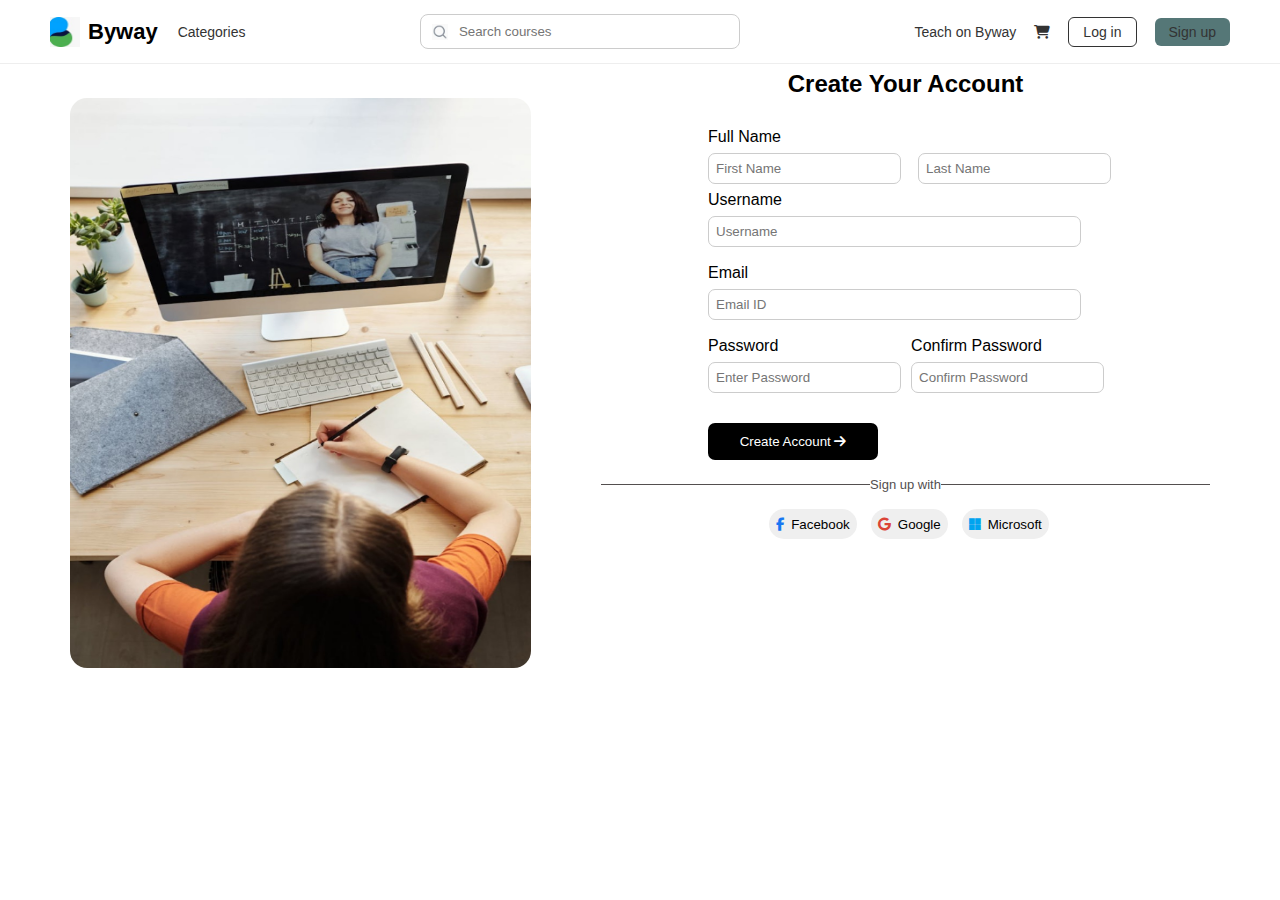
<file: GDG Graduation Project/login.html>
<!DOCTYPE html>
<html lang="en">
<head>
    <meta charset="UTF-8">
    <meta name="viewport" content="width=device-width, initial-scale=1.0">
    <title>Document</title>
    <link rel="stylesheet" href="./login.css">
    <link rel="stylesheet"href="https://cdnjs.cloudflare.com/ajax/libs/font-awesome/6.5.1/css/all.min.css">
</head>
<body>
    <header class="header">
    <div class="left">
        <div class="img">
            <img src="./Images/WhatsApp Image 2026-02-09 at 15.26.18.jpeg" alt="Byway">
            <span>Byway</span>
        </div>

        <a href="./categories.html" class="categories">
            <p>Categories</p>
        </a>
    </div>

    <div class="search">
        <img src="./Images/WhatsApp Image 2026-02-09 at 15.21.25.jpeg" alt="Search">
        <input type="text" placeholder="Search courses">
    </div>

    <div class="right">
        <a href="#">Teach on Byway</a>
        <a href="./shoppingcart.html">
            <i class="fa fa-shopping-cart" aria-hidden="true"></i>
        </a>
        <a href="./login.html" class="login">Log in</a>
        <a href="#" class="signup">Sign up</a>
    </div>
</header>


<section class="section1">
    <div class="block">
    <div class="study">
        <img src="./Images/WhatsApp Image 2026-02-09 at 19.28.12.jpeg" alt="Studing Picture">
    </div>
    <div class="all">
        <h2>Create Your Account</h2>
        <form class="center">
        <div class="form">
            <div class="inner">
                <label for="name">Full Name</label>
            </div>
            <div class="inner">
                <label for="name"></label>
                <input type="text" id="name1" placeholder="First Name">
                <input type="text" id="name" placeholder="Last Name">
            </div>


            <div>
            <label>Username</label><br>
            <input type="text" id="user" placeholder="Username">
            </div>


            <div>
            <label>Email</label><br>
            <input type="email" id="email" placeholder="Email ID">
            </div>


            <div class="row">
            <div>
                <label>Password</label>
                <input type="password"  id="outer" placeholder="Enter Password">
            </div>
            <div class="class">
                <label>Confirm Password</label>
                <input type="password" id="outer" placeholder="Confirm Password">
            </div>
            </div>

            <div>
                <a href="./index.html">
                    <button href="./index.html" type="button" class="button">Create Account <i class="fa fa-arrow-right"></i></button>
                </a>
            </div>
        </div>
        </form>
    <div class="signupwith">
        <span>Sign up with</span>
    </div>
    <div class="socialbuttons">
    <button class="facebook"><i class="fa-brands fa-facebook-f"></i>Facebook</button>
    <button class="google"><i class="fa-brands fa-google"></i>Google</button>    
    <button class="microsoft"><i class="fa-brands fa-microsoft"></i>Microsoft</button>
    </div>
    </div>
</section>
</body>
</html>
</file>
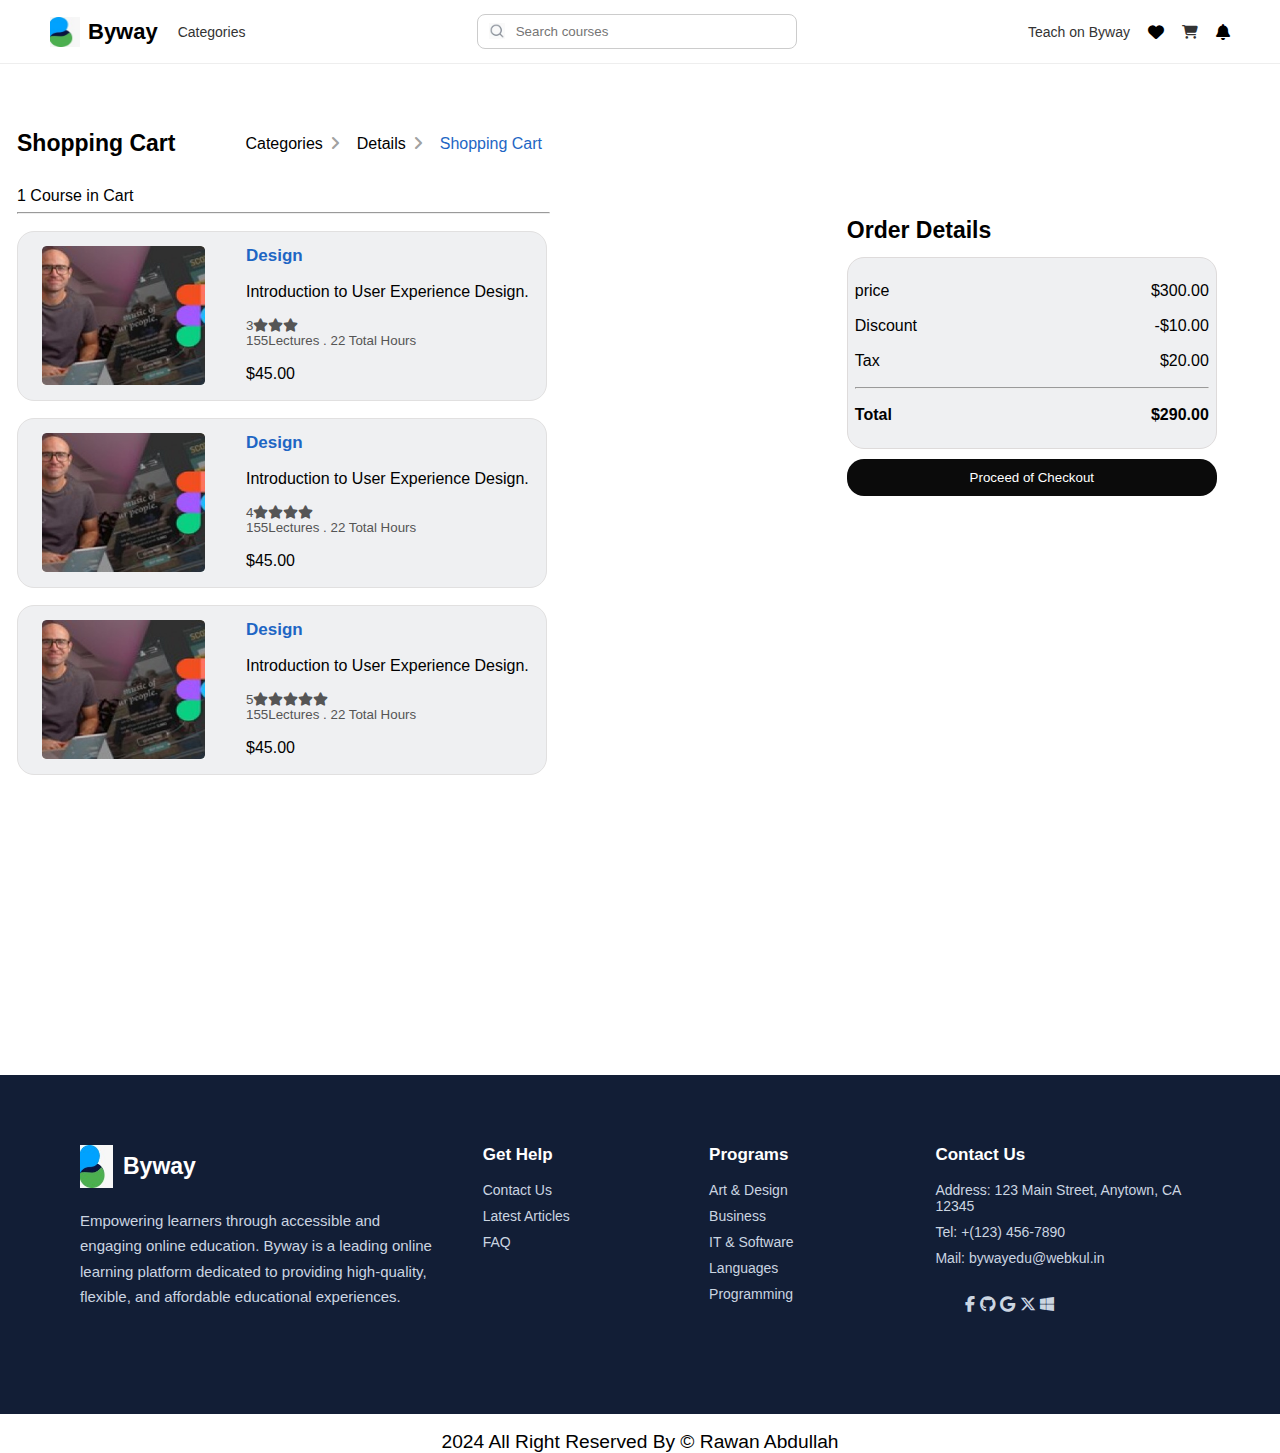
<file: GDG Graduation Project/shoppingcart.html>
<!DOCTYPE html>
<html lang="en">
<head>
    <meta charset="UTF-8">
    <meta name="viewport" content="width=device-width, initial-scale=1.0">
    <title>Document</title>
    <link rel="stylesheet" href="./shoppingcart.css">
    <link rel="stylesheet"href="https://cdnjs.cloudflare.com/ajax/libs/font-awesome/6.5.1/css/all.min.css">

</head>
<body>
    <header class="header">
    <div class="left">
        <div class="img">
            <img src="./Images/WhatsApp Image 2026-02-09 at 15.26.18.jpeg" alt="Byway">
            <span>Byway</span>
        </div>

        <a href="./categories.html" class="categories">
            <p>Categories</p>
        </a>
    </div>

    <div class="search">
        <img src="./Images/WhatsApp Image 2026-02-09 at 15.21.25.jpeg" alt="Search">
        <input type="text" placeholder="Search courses">
    </div>

    <div class="right">
        <a href="#">Teach on Byway</a>
        <i class="fa fa-heart" aria-hidden="true"></i>
        <a href="./shoppingcart.html"><i class="fa fa-shopping-cart" aria-hidden="true"></i></a>
        <i class="fa fa-bell" aria-hidden="true"></i>
    </div>
</header>


<section class="shopping">
    <div class="splice">
        <div>
            <h2>Shopping Cart</h2>
        </div>
        <div>
            <ul>
                <li class="dot">Categories<i class="fa fa-angle-right"></i></li>
                <li class="dot">Details<i class="fa fa-angle-right"></i></li>
                <li class="dot1">Shopping Cart</li>
            </ul>
        </div>
    </div>
</section>


<p class="hr">1 Course in Cart</p>
<hr class="hr">


<section class="shopping1">
     <div>
        <div class="photo">
                <div>
                    <img src="./Images/WhatsApp Image 2026-02-10 at 20.27.57.jpeg" alt="Person Picture">
                </div>
                <div class="two">
                    <h5>Design</h5>
                    <p>Introduction to User Experience Design.</p>
                    <p class="middle">3<i class="fa fa-star" aria-hidden="true"></i><i class="fa fa-star" aria-hidden="true"></i><i class="fa fa-star" aria-hidden="true"></i>
                        <br>155Lectures . 22 Total Hours</p>
                    <p>$45.00</p>
                </div>
        </div>
        <div class="photo">
                <div>
                    <img src="./Images/WhatsApp Image 2026-02-10 at 20.27.57.jpeg" alt="Person Picture">
                </div>
                <div class="two">
                    <h5>Design</h5>
                    <p>Introduction to User Experience Design.</p>
                    <p class="middle">4<i class="fa fa-star" aria-hidden="true"></i><i class="fa fa-star" aria-hidden="true"></i><i class="fa fa-star" aria-hidden="true"></i><i class="fa fa-star" aria-hidden="true"></i>
                        <br>155Lectures . 22 Total Hours</p>
                    <p>$45.00</p>
                </div>
        </div>
        <div class="photo">
                <div>
                    <img src="./Images/WhatsApp Image 2026-02-10 at 20.27.57.jpeg" alt="Person Picture">
                </div>
                <div class="two">
                    <h5>Design</h5>
                    <p>Introduction to User Experience Design.</p>
                    <p class="middle">5<i class="fa fa-star" aria-hidden="true"></i><i class="fa fa-star" aria-hidden="true"></i><i class="fa fa-star" aria-hidden="true"></i><i class="fa fa-star" aria-hidden="true"></i><i class="fa fa-star" aria-hidden="true"></i>
                        <br>155Lectures . 22 Total Hours</p>
                    <p>$45.00</p>
                </div>
        </div>
    </div>
    

    <div>
        <div class="right1">
            <div class="small">
                <h4>Order Details</h4>
            </div>
    
        <div class="price">
            <div>
                <span>price</span>
                <span>$300.00</span>
            </div>
            <div>
                <span>Discount</span>
                <span>-$10.00</span>
            </div>
            <div>
                <span>Tax</span>
                <span>$20.00</span>
            </div>
        <hr>
           <div class="sum">
               <span>Total</span>
               <span>$290.00</span>
           </div>
    </div>
    <a href="./checkout.html">
        <button class="button">Proceed of Checkout</button>
    </a>
 </div>
</section>


<section class="table">
    <div class="container">
        <div class="sub1">
            <div class="sub2">
                <img src="./Images/WhatsApp Image 2026-02-09 at 15.26.18.jpeg" alt="Byway">
                <span>Byway</span>
            </div>
            <p>
                Empowering learners through accessible and engaging online education.
                Byway is a leading online learning platform dedicated to providing
                high-quality, flexible, and affordable educational experiences.
            </p>
        </div>

        
        <div class="columns">
            <h4>Get Help</h4>
            <p>Contact Us</ح>
            <p>Latest Articles</p>
            <p>FAQ</p>
        </div>

      
        <div class="columns">
            <h4>Programs</h4>
            <p>Art & Design</p>
            <p>Business</p>
            <p>IT & Software<p>
            <p>Languages<p>
            <p>Programming</p>
        </div>

        
        <div class="columns">
            <h4>Contact Us</h4>
            <p>Address: 123 Main Street, Anytown, CA 12345</p>
            <p>Tel: +(123) 456-7890</p>
            <p>Mail: bywayedu@webkul.in</p>

            <div class="social">
                <i class="fa-brands fa-facebook-f"></i>
                <i class="fa-brands fa-github"></i>
                <i class="fa-brands fa-google"></i>
                <i class="fa-brands fa-x-twitter"></i>
                <i class="fa-brands fa-windows"></i>
            </div>
        </div>

    </div>
</section>


<footer class="footer">2024 All Right Reserved By &copy; Rawan Abdullah</footer>
</body>
</html>
</file>
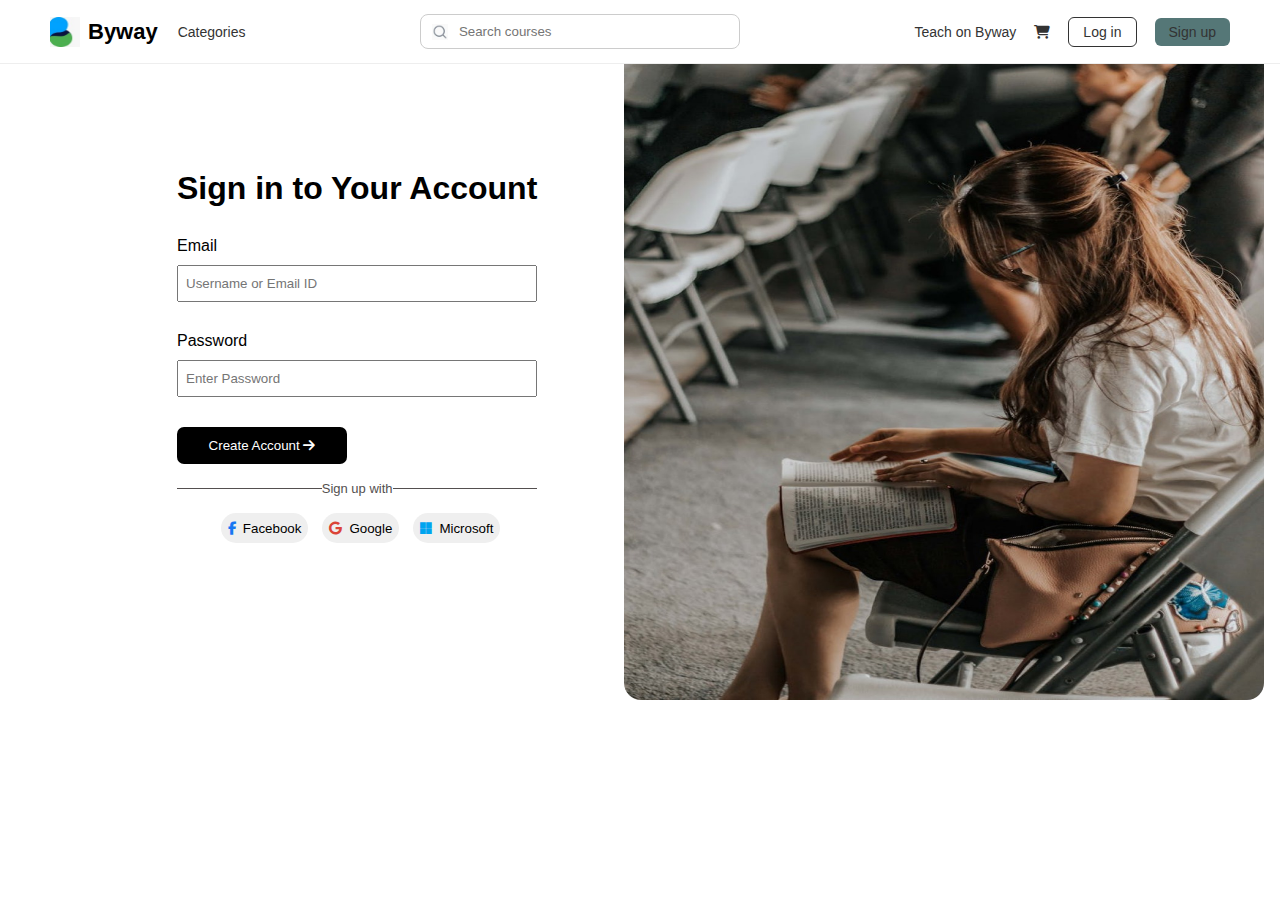
<file: GDG Graduation Project/signin.html>
<!DOCTYPE html>
<html lang="en">
<head>
    <meta charset="UTF-8">
    <meta name="viewport" content="width=device-width, initial-scale=1.0">
    <title>Document</title>
    <link rel="stylesheet" href="./signup.css">
    <link rel="stylesheet"href="https://cdnjs.cloudflare.com/ajax/libs/font-awesome/6.5.1/css/all.min.css">
</head>
<body>
    <header class="header">
    <div class="left">
        <div class="img">
            <img src="./Images/WhatsApp Image 2026-02-09 at 15.26.18.jpeg" alt="Byway">
            <span>Byway</span>
        </div>

        <a href="./categories.html" class="categories">
            <p>Categories</p>
        </a>
    </div>

    <div class="search">
        <img src="./Images/WhatsApp Image 2026-02-09 at 15.21.25.jpeg" alt="Search">
        <input type="text" placeholder="Search courses">
    </div>

    <div class="right">
        <a href="#">Teach on Byway</a>
        <a href="./shoppingcart.css"><i class="fa fa-shopping-cart" aria-hidden="true"></i></a>
        <a href="./login.html" class="login">Log in</a>
        <a href="#" class="signup">Sign up</a>
    </div>
</header>


<section>
    <div class="container">
        <div class="form">
            <div class="sign">
                <h1>Sign in to Your Account</h1>
            </div>
                <div class="input">
                    <label>Email</label><br>
                    <input type="email" id="email" placeholder="Username or Email ID">
                </div>
            <div class="input">
                    <label>Password</label><br>
                    <input type="text" id="password" placeholder="Enter Password">
            </div>
            <a href="./index.html">
                <div class="click">
                <button type="button" class="button" >Create Account <i class="fa fa-arrow-right"></i></button>
                </div>
            </a>
        <div class="style">
            <div class="signupwith">
            <span>Sign up with</span>
        </div>
        <div class="socialbuttons">
            <button class="facebook"><i class="fa-brands fa-facebook-f"></i>Facebook</button>
            <button class="google"><i class="fa-brands fa-google"></i>Google</button>    
            <button class="microsoft"><i class="fa-brands fa-microsoft"></i>Microsoft</button>
        </div>
        </div>
        </div>
        <div class="image">
            <img src="./Images/WhatsApp Image 2026-02-09 at 23.06.38.jpeg" alt="Reading Picture">
        </div>
    </div>
</section>
</body>
</html>
</file>
<file: GDG Graduation Project/login.css>
* 
{
    margin: 0;
    padding: 0;
    box-sizing: border-box;
    font-family: Arial, sans-serif;
}

/* Header */
.header 
{
    display: flex;
    align-items: center;
    justify-content: space-between;
    background-color: #fff;
    width: 100%;
    padding: 14px 50px;
    border-bottom: 1px solid #eee;
    position: fixed;
    top: 0;
}


/* Left side */
.left 
{
    display: flex;
    align-items: center;
    gap: 20px;
}


.img 
{
    display: flex;
    align-items: center;
    gap: 8px;
    font-size: 22px;
    font-weight: bold;
}

.img img 
{
    width: 30px;
    height: 30px;
}


/* Search */
.search 
{
    position: relative;
}

.search img 
{
    position: absolute;
    top: 50%;
    left: 12px;
    transform: translateY(-50%);
    width: 16px;
    opacity: 0.6;
}

.search input 
{
    width: 320px;
    padding: 9px 14px 9px 38px;
    border-radius: 8px;
    border: 1px solid #ccc;
}


/* Right side */
.right 
{
    display: flex;
    align-items: center;
    gap: 18px;
}

.right a , .categories
{
    text-decoration: none;
    color: #333;
    font-size: 14px;
}

.cart
{
    width: 20px;
    cursor: pointer;
}

.login
{
    padding: 6px 14px;
    border: 1px solid #333;
    border-radius: 6px;
}

.signup
{
    padding: 6px 14px;
    background-color: #577;
    color: #fff;
    border-radius: 6px;
}


.study
{
    width: 50%;
}


.study img
{
    width: 100%;
    border-radius: 17px;
    height: 570px;
}


.block
{
    display: flex;
    align-items: center;
    gap: 70px;
    padding: 70px;
}


 .row
 {
    display: flex;
 }


 .all
 {
    height: 70vh;
 }


 .all h2
{
    text-align: center;
    margin-bottom: 30px;
}


.form .inner
{
    display: flex;
    margin-bottom: 7px;
}


.form .inner input , #user
{
    border-radius: 7px;
    border: 1px solid #ccc;
    padding: 7px;
}


#name
{
    margin-left: 17px;
}


#user , #email
{
    border-radius: 7px;
    border: 1px solid #ccc;
    padding: 7px;
    width: 373px;
    margin-bottom: 17px;
    margin-top: 7px;
}


.center
{
    margin-left: 107px;
}


.space
{
    margin-bottom: 30px;
}


#outer
{
    border-radius: 7px;
    border: 1px solid #ccc;
    padding: 7px;
    margin-bottom: 30px;
    margin-top: 7px;
}


.class
{
    margin-right: 50px;
}


.button
{
    background-color: black;
    color: #fff;
    width: 170px;
    height: 37px;
    border: none;
    border-radius: 7px;
    cursor: pointer;
}


.signupwith
{
    color: #534f4f;
    margin: 17px 0;
    font-size: 13px;
    text-align: center;
    display: flex;
}


.signupwith::before , 
.signupwith::after
{
    content: "";
    flex: 1;
    height: 1px;
    margin-top: 7px;
    background-color: #534f4f;
}


.facebook , .google , .microsoft
{
    padding: 7px;
    border-radius: 17px;
    text-align: center;
    margin-left: 7px;
    border: none;
    height: 30px;
    cursor: pointer;
}


.facebook:hover
{
    transform: scale(1.1);
}


.google:hover
{
    transform: scale(1.1);
}


.microsoft:hover
{
    transform: scale(1.1);
}


.facebook i
{
    color: #1877f2;
    margin-right: 7px;
}


.google i
{
    color: #db4437; 
    margin-right: 7px;
}


.microsoft i
{ 
    color: #00a4ef;
    margin-right: 7px;
}


.socialbuttons
{
    display: flex;
    align-items: center;
    justify-content: center;
    gap: 7px;
}


@media (max-width: 576px) 
{

    .header 
    {
        flex-direction: column;
        align-items: flex-start;
        padding: 10px 15px;
    }

    .img img 
    {
        width: 25px;
        height: 25px;
    }

    .search input 
    {
        width: 100%;
    }

    .right 
    {
        flex-wrap: wrap;
        gap: 8px;
        margin-top: 10px;
    }

    .study 
    {
        width: 100%;
    }

    .block, .row 
    {
        flex-direction: column;
        gap: 20px;
        padding: 20px;
    }

    #user, #email, #name, #outer 
    {
        width: 100%;
        margin-left: 0;
    }

    .button 
    {
        width: 100%;
    }

    .facebook, .google, .microsoft 
    {
        width: 100%;
        margin-left: 0;
        margin-bottom: 5px;
    }

    .socialbuttons 
    {
        flex-direction: column;
        gap: 5px;
    }
}
</file>
<file: GDG Graduation Project/shoppingcart.css>
* 
{
    margin: 0;
    padding: 0;
    box-sizing: border-box;
    font-family: Arial, sans-serif;
}

/* Header */
.header 
{
    display: flex;
    align-items: center;
    justify-content: space-between;
    background-color: #fff;
    width: 100%;
    padding: 14px 50px;
    border-bottom: 1px solid #eee;
    position: fixed;
    top: 0;
}

/* Left side */
.left 
{
    display: flex;
    align-items: center;
    gap: 20px;
}

.img 
{
    display: flex;
    align-items: center;
    gap: 8px;
    font-size: 22px;
    font-weight: bold;
}

.img img 
{
    width: 30px;
    height: 30px;
}


/* Search */
.search 
{
    position: relative;
}

.search img 
{
    position: absolute;
    margin-top: 17px;
    left: 12px;
    transform: translateY(-50%);
    width: 16px;
    opacity: 0.6;
}

.search input 
{
    width: 320px;
    padding: 9px 14px 9px 38px;
    border-radius: 8px;
    border: 1px solid #ccc;
}

/* Right side */
.right 
{
    display: flex;
    align-items: center;
    gap: 18px;
}

.right a , .categories
{
    text-decoration: none;
    color: #333;
    font-size: 14px;
}

.cart
{
    width: 20px;
    cursor: pointer;
}


.shopping
{
    margin-top: 130px;
    display: flex;
    margin-bottom: 30px;
}


.shopping1
{
    display: flex;
}


.splice
{
    display: flex;
    margin-left: 17px;
}


.splice h2
{
    font-size: 23px;
}


.splice div ul
{
    display: flex;
    margin-left: 70px;
}


.splice div ul li
{
    list-style: none;
}


.splice div ul i
{
    margin-left: 7px;
    color: #a1a1a1;
}


.dot , .dot1
{
    margin-right: 17px;
    margin-top: 5px;
}


.dot1
{
    color: #1e66c4;
}


.right1
{
    margin-top: 3px;
    margin-left: 300px;
    width: 370px;
}


.right1 h4
{
    font-size: 23px;
    margin-bottom: 13px;
}


.book
{
    display: flex;
}


.photo
{
    display: flex;
    background-color: rgb(239, 240, 242);
    border-radius: 17px ;
    margin-top: 17px;
    height: 170px;
    border: 1px solid #e1e0e0;
    margin-left: 17px;
    padding: 7px 17px 0 17px;
}


.photo:hover
{
    transform: translateY(-7px);
    box-shadow: 0 7px 27px #9b9a9a;
}


.hr
{
    width: 533px;
    margin-left:  17px;
    margin-top: 7px;
}


.photo h5
{
    font-size: 17px;
    color: #1e66c4;
}


.photo img
{
    width: 177px;
    height: 153px;
    padding: 7px;
}


.two
{
    margin-left: 17px;
    height: 153px;
    border-radius: 17px;
    padding-left: 17px;
    padding-top: 7px;
}


.middle
{
    color: #555;
    font-size: smaller;
}


.two p
{
    margin-top: 17px;
}


.price
{
    background-color: rgb(239, 240, 242);
    border-radius: 17px;
    padding: 7px;
    margin:10px 0;
    border: 1px solid #dedbdb;
}


.price div
{
    display:flex;
    justify-content:space-between;
    margin: 17px 0;
}


.sum
{
    font-weight: bolder;
}


.button
{
    background-color: rgb(11, 11, 11);
    color: #fff;
    width: 100%;
    height: 37px;
    border: none;
    border-radius: 17px;
    cursor: pointer
}


.table
{
    background-color: #121e36;
    color: #cbd5e1;
    padding: 70px 80px;
    margin-top: 300px;
}


.container
{
    display: grid;
    grid-template-columns: 2fr 1fr 1fr 1.5fr;
    gap: 50px;
}


.sub1
{
    max-width: 420px;
}


.sub2
{
    display: flex;
    align-items: center;
    gap: 10px;
    margin-bottom: 20px;
}


.sub2 img
{
    width: 33px;
}


.sub2 span
{
    font-size: 23px;
    font-weight: bold;
    color: #fff;
}


.sub1 p {
    font-size: 15px;
    line-height: 1.7;
}


/* Other columns */
.columns h4
{
    color: #fff;
    font-size: 17px;
    margin-bottom: 17px;
}


.columns a
{
    display: block;
    text-decoration: none;
    color: #cbd5e1;
    font-size: 15px;
    margin-bottom: 10px;
}


.columns p
{
    font-size: 14px;
    margin-bottom: 10px;
}


.footer
{
    justify-content: center;
    text-align: center;
    font-size: larger;
    margin-top: 17px;
}


.social
{
   margin: 30px;
}


@media (max-width: 576px) 
{

    .header 
    {
        flex-direction: column;
        align-items: flex-start;
        padding: 10px 15px;
    }

    .img img 
    {
        width: 25px;
        height: 25px;
    }

    .search input 
    {
        width: 100%;
    }

    .right 
    {
        flex-wrap: wrap;
        gap: 8px;
        margin-top: 10px;
    }

    .shopping, .shopping1, .book 
    {
        flex-direction: column;
        gap: 15px;
        padding: 10px;
    }

    .photo 
    {
        width: 100%;
        height: auto;
        flex-direction: column;
        padding: 10px;
        margin-left: 0;
    }

    .photo img 
    {
        width: 100%;
        height: auto;
    }

    .two
    {
        margin-left: 0;
        height: auto;
        padding-left: 0;
        padding-top: 7px;
    }

    .right1
    {
        margin-left: 0;
        width: 100%;
        margin-top: 10px;
    }

    .price div
    {
        flex-direction: column;
        gap: 5px;
    }

    .button
    {
        width: 100%;
    }

    .container 
    {
        grid-template-columns: 1fr;
        gap: 20px;
    }

    .footer 
    {
        font-size: medium;
    }

    .social 
    {
        margin: 10px 0;
    }
}
</file>
<file: GDG Graduation Project/signup.css>
* 
{
    margin: 0;
    padding: 0;
    box-sizing: border-box;
    font-family: Arial, sans-serif;
}

/* Header */
.header 
{
    display: flex;
    align-items: center;
    justify-content: space-between;
    background-color: #fff;
    width: 100%;
    padding: 14px 50px;
    border-bottom: 1px solid #eee;
    position: fixed;
    top: 0;
}


/* Left side */
.left 
{
    display: flex;
    align-items: center;
    gap: 20px;
}


.img 
{
    display: flex;
    align-items: center;
    gap: 8px;
    font-size: 22px;
    font-weight: bold;
}

.img img 
{
    width: 30px;
    height: 30px;
}


/* Search */
.search 
{
    position: relative;
}

.search img 
{
    position: absolute;
    top: 50%;
    left: 12px;
    transform: translateY(-50%);
    width: 16px;
    opacity: 0.6;
}

.search input 
{
    width: 320px;
    padding: 9px 14px 9px 38px;
    border-radius: 8px;
    border: 1px solid #ccc;
}


/* Right side */
.right 
{
    display: flex;
    align-items: center;
    gap: 18px;
}

.right a , .categories
{
    text-decoration: none;
    color: #333;
    font-size: 14px;
}

.cart
{
    width: 20px;
    cursor: pointer;
}

.login
{
    padding: 6px 14px;
    border: 1px solid #333;
    border-radius: 6px;
}

.signup
{
    padding: 6px 14px;
    background-color: #577;
    color: #fff;
    border-radius: 6px;
}


.sign
{
    margin-top: 170px;
    margin-left: 177px;
    margin-bottom: 30px;
}


.input 
{
    margin-left: 177px;
}


#email , #password
{
    margin-top: 10px;
    width: 100%;
    height: 37px;
    padding: 7px;
    margin-bottom: 30px;
}


.button
{
    background-color: black;
    color: #fff;
    width: 170px;
    height: 37px;
    border: none;
    border-radius: 7px;
    cursor: pointer;
}


.click
{
    margin-left: 177px ;
}


.container
{
    display: flex;
}


.image
{
    width: 50%;
}


.image img
{
    width: 100%;
    height: 700px;
    border-radius: 17px;
    margin-left: 87px;
}


.signupwith
{
    color: #534f4f;
    margin: 17px 0;
    font-size: 13px;
    text-align: center;
    display: flex;
}


.signupwith::before , 
.signupwith::after
{
    content: "";
    flex: 1;
    height: 1px;
    margin-top: 7px;
    background-color: #534f4f;
}


.facebook , .google , .microsoft
{
    padding: 7px;
    border-radius: 17px;
    text-align: center;
    margin-left: 7px;
    border: none;
    height: 30px;
    cursor: pointer;
}


.facebook:hover
{
    transform: scale(1.1);
}


.google:hover
{
    transform: scale(1.1);
}


.microsoft:hover
{
    transform: scale(1.1);
}


.facebook i
{
    color: #1877f2;
    margin-right: 7px;
}


.google i
{
    color: #db4437; 
    margin-right: 7px;
}


.microsoft i
{ 
    color: #00a4ef;
    margin-right: 7px;
}


.socialbuttons
{
    display: flex;
    align-items: center;
    justify-content: center;
    gap: 7px;
}


.style
{
    margin-left: 177px;
}


@media (max-width: 576px) 
{

    .header 
    {
        flex-direction: column;
        padding: 10px 15px;
    }

    .img img 
    {
        width: 25px;
        height: 25px;
    }

    .search input 
    {
        width: 100%;
    }

    .right 
    {
        flex-wrap: wrap;
        gap: 8px;
        margin-top: 10px;
    }

    .sign, .input, .click, .style, #email, #password 
    {
        width: 100%;
        margin-left: 0;
    }

    .container 
    {
        flex-direction: column;
    }

    .image 
    {
        width: 100%;
    }

    .image img 
    {
        width: 100%;
        height: auto;
        margin-left: 0;
    }

    .signupwith 
    {
        flex-direction: column;
        font-size: 12px;
    }

    .facebook, .google, .microsoft 
    {
        width: 100%;
        margin-left: 0;
        margin-bottom: 5px;
    }

    .socialbuttons 
    {
        flex-direction: column;
        gap: 5px;
    }

    .button 
    {
        width: 100%;
    }
}
</file>
